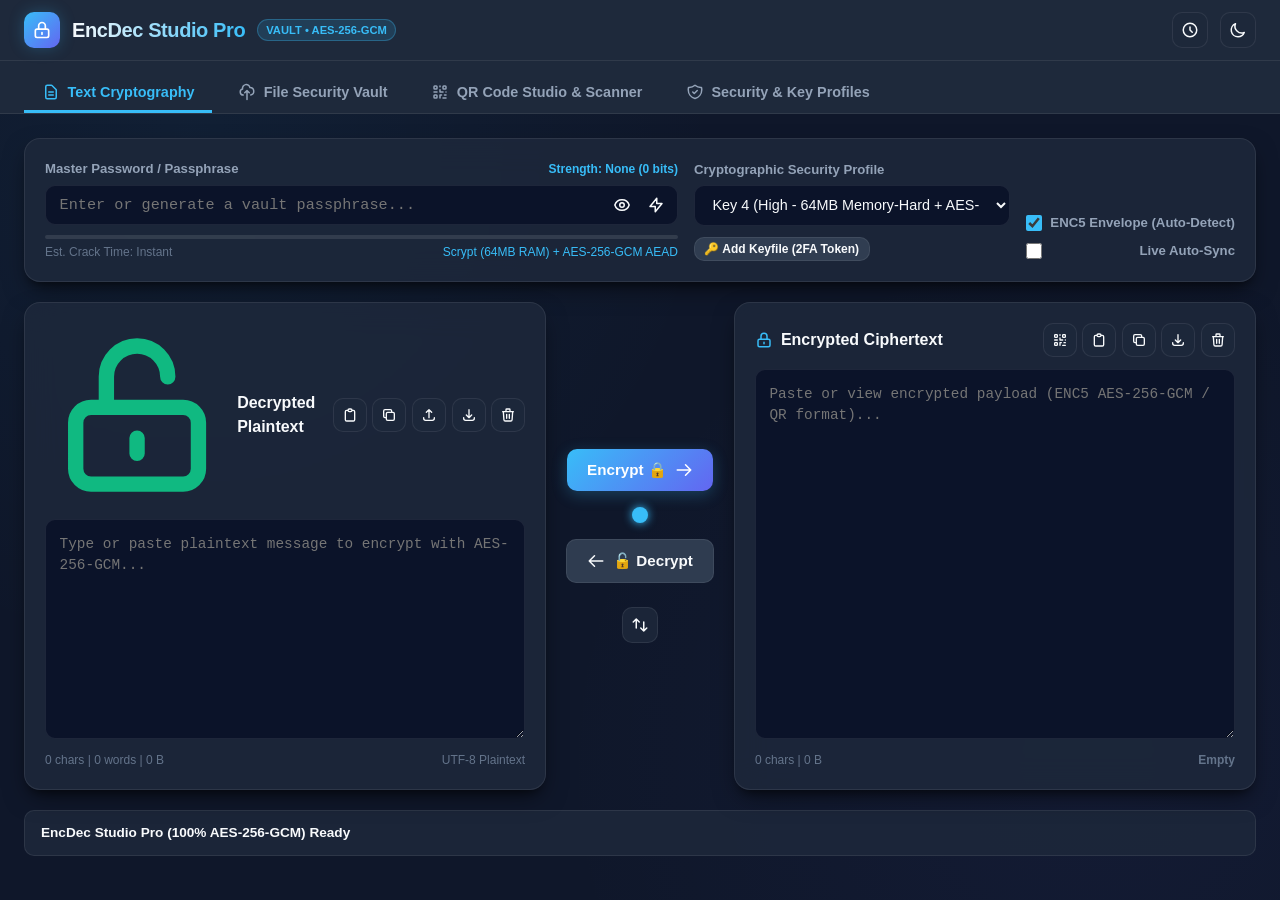
<file: index.html>
<!DOCTYPE html>
<html lang="en" data-theme="dark">
<head>
  <meta charset="UTF-8">
  <meta name="viewport" content="width=device-width, initial-scale=1.0">
  <title>EncDec Studio Pro — Military-Grade Cryptography & Vault Suite</title>
  <link rel="stylesheet" href="style.css">
</head>
<body>
  <!-- App Header -->
  <header class="app-header">
    <div class="brand-container">
      <div class="app-logo">
        <svg fill="none" stroke="currentColor" viewBox="0 0 24 24">
          <path stroke-linecap="round" stroke-linejoin="round" stroke-width="2" d="M12 15v2m-6 4h12a2 2 0 002-2v-6a2 2 0 00-2-2H6a2 2 0 00-2 2v6a2 2 0 002 2zm10-10V7a4 4 0 00-8 0v4h8z"/>
        </svg>
      </div>
      <div>
        <h1 class="brand-title">EncDec Studio Pro</h1>
      </div>
      <span class="app-badge">Vault • AES-256-GCM</span>
    </div>
    
    <div class="header-actions">
      <button class="icon-btn" id="openLogBtn" title="View Session Activity Log">
        <svg width="18" height="18" fill="none" stroke="currentColor" viewBox="0 0 24 24">
          <path stroke-linecap="round" stroke-linejoin="round" stroke-width="2" d="M12 8v4l3 3m6-3a9 9 0 11-18 0 9 9 0 0118 0z"/>
        </svg>
      </button>
      <button class="theme-toggle-btn" id="themeToggleBtn" title="Toggle Dark/Light Mode">
        <svg id="themeIcon" width="18" height="18" fill="none" stroke="currentColor" viewBox="0 0 24 24">
          <path stroke-linecap="round" stroke-linejoin="round" stroke-width="2" d="M20.354 15.354A9 9 0 018.646 3.646 9.003 9.003 0 0012 21a9.003 9.003 0 008.354-5.646z"/>
        </svg>
      </button>
    </div>
  </header>

  <!-- Navigation Tabs -->
  <nav class="nav-tabs">
    <button class="nav-tab active" data-tab="text">
      <svg width="18" height="18" fill="none" stroke="currentColor" viewBox="0 0 24 24"><path stroke-linecap="round" stroke-linejoin="round" stroke-width="2" d="M9 12h6m-6 4h6m2 5H7a2 2 0 01-2-2V5a2 2 0 012-2h5.586a1 1 0 01.707.293l5.414 5.414a1 1 0 01.293.707V19a2 2 0 01-2 2z"/></svg>
      Text Cryptography
    </button>
    <button class="nav-tab" data-tab="file">
      <svg width="18" height="18" fill="none" stroke="currentColor" viewBox="0 0 24 24"><path stroke-linecap="round" stroke-linejoin="round" stroke-width="2" d="M7 16a4 4 0 01-.88-7.903A5 5 0 1115.9 6L16 6a5 5 0 011 9.9M15 13l-3-3m0 0l-3 3m3-3v12"/></svg>
      File Security Vault
    </button>
    <button class="nav-tab" data-tab="qr">
      <svg width="18" height="18" fill="none" stroke="currentColor" viewBox="0 0 24 24"><path stroke-linecap="round" stroke-linejoin="round" stroke-width="2" d="M12 4v1m6 11h2m-6 0h-2v4m0-11v3m0 0h.01M12 12h4.01M16 20h4M4 12h4m12 0h.01M5 8h2a1 1 0 001-1V5a1 1 0 00-1-1H5a1 1 0 00-1 1v2a1 1 0 001 1zm12 0h2a1 1 0 001-1V5a1 1 0 00-1-1h-2a1 1 0 00-1 1v2a1 1 0 001 1zM5 20h2a1 1 0 001-1v-2a1 1 0 00-1-1H5a1 1 0 00-1 1v2a1 1 0 001 1z"/></svg>
      QR Code Studio & Scanner
    </button>
    <button class="nav-tab" data-tab="security">
      <svg width="18" height="18" fill="none" stroke="currentColor" viewBox="0 0 24 24"><path stroke-linecap="round" stroke-linejoin="round" stroke-width="2" d="M9 12l2 2 4-4m5.618-4.016A11.955 11.955 0 0112 2.944a11.955 11.955 0 01-8.618 3.04A12.02 12.02 0 003 9c0 5.591 3.824 10.29 9 11.622 5.176-1.332 9-6.03 9-11.622 0-1.042-.133-2.052-.382-3.016z"/></svg>
      Security & Key Profiles
    </button>
  </nav>

  <!-- Main Workspace -->
  <main class="main-container">
    
    <!-- Tab 1: Text Cryptography -->
    <section id="textPane" class="tab-pane active">
      <!-- Master Password & Configuration Bar -->
      <div class="glass-card master-bar">
        <div class="master-bar-grid">
          <div class="input-group">
            <div class="input-label">
              <span>Master Password / Passphrase</span>
              <span id="passwordEntropyLabel" style="font-size: 0.75rem; color: var(--accent-blue);">Strength: None (0 bits)</span>
            </div>
            <div class="input-wrapper">
              <input type="password" id="masterPassword" class="input-field" placeholder="Enter or generate a vault passphrase...">
              <button id="togglePasswordBtn" class="icon-btn" style="border:none; background:transparent;" title="Show/Hide Password">
                <svg id="eyeIcon" width="18" height="18" fill="none" stroke="currentColor" viewBox="0 0 24 24"><path stroke-linecap="round" stroke-linejoin="round" stroke-width="2" d="M15 12a3 3 0 11-6 0 3 3 0 016 0z"/><path stroke-linecap="round" stroke-linejoin="round" stroke-width="2" d="M2.458 12C3.732 7.943 7.523 5 12 5c4.478 0 8.268 2.943 9.542 7-1.274 4.057-5.064 7-9.542 7-4.477 0-8.268-2.943-9.542-7z"/></svg>
              </button>
              <button id="generatePasswordBtn" class="icon-btn" style="border:none; background:transparent; margin-right: 4px;" title="Open Diceware & Password Generator">
                <svg width="18" height="18" fill="none" stroke="currentColor" viewBox="0 0 24 24"><path stroke-linecap="round" stroke-linejoin="round" stroke-width="2" d="M13 10V3L4 14h7v7l9-11h-7z"/></svg>
              </button>
            </div>
            <div class="password-meter-container">
              <div class="password-meter-bar">
                <div id="passwordMeterFill" class="password-meter-fill"></div>
              </div>
              <div class="password-meta">
                <span id="passwordCrackTimeLabel">Est. Crack Time: Instant</span>
                <span id="kdfLabelBadge">Scrypt Memory-Hard / Argon2</span>
              </div>
            </div>
          </div>

          <div class="input-group">
            <label class="input-label" for="keyTypeSelect">Cryptographic Security Profile</label>
            <select id="keyTypeSelect" class="select-field"></select>
            
            <!-- Keyfile / 2FA Status -->
            <div style="display: flex; align-items: center; gap: 0.5rem; margin-top: 0.35rem;">
              <button id="loadKeyfileBtn" class="action-btn-secondary" style="padding: 0.25rem 0.6rem; font-size: 0.75rem; display: flex; align-items: center; gap: 4px;" title="Attach a 2-factor Keyfile token">
                <span>🔑 Add Keyfile (2FA Token)</span>
              </button>
              <input type="file" id="keyfileInput" style="display: none;">
              <div id="keyfileBadge" style="display: none; align-items: center; gap: 6px; font-size: 0.75rem; background: rgba(16,185,129,0.15); border: 1px solid rgba(16,185,129,0.3); color: var(--accent-green); padding: 2px 8px; border-radius: var(--radius-sm);">
                <span id="keyfileNameSpan">Keyfile Active</span>
                <button id="removeKeyfileBtn" style="background: none; border: none; color: inherit; cursor: pointer; font-size: 0.8rem;" title="Remove Keyfile">✕</button>
              </div>
            </div>
          </div>

          <div class="input-group" style="justify-content: flex-end; gap: 0.5rem;">
            <label class="input-label" style="display:flex; align-items:center; gap:0.5rem; cursor:pointer;" title="Auto-detects Key tier on decrypt">
              <input type="checkbox" id="useEnvelopeToggle" checked style="accent-color: var(--accent-blue); width: 16px; height: 16px;">
              <span>ENC5 Envelope (Auto-Detect)</span>
            </label>
            <label class="input-label" style="display:flex; align-items:center; gap:0.5rem; cursor:pointer;" title="Automatically encrypts or decrypts as you type">
              <input type="checkbox" id="liveSyncToggle" style="accent-color: var(--accent-blue); width: 16px; height: 16px;">
              <span>Live Auto-Sync</span>
            </label>
          </div>
        </div>
      </div>

      <!-- Split Workspace Panes -->
      <div class="workspace-grid">
        <!-- Left Panel: Decrypted Plaintext -->
        <div class="glass-card text-panel">
          <div class="panel-header">
            <div class="panel-title">
              <svg width=\"18\" height=\"18\" color="var(--accent-green)" fill="none" stroke="currentColor" viewBox="0 0 24 24"><path stroke-linecap="round" stroke-linejoin="round" stroke-width="2" d="M8 11V7a4 4 0 118 0m-4 8v2m-6 4h12a2 2 0 002-2v-6a2 2 0 00-2-2H6a2 2 0 00-2 2v6a2 2 0 002 2z"/></svg>
              Decrypted Plaintext
            </div>
            <div class="panel-actions">
              <button id="pastePlainBtn" class="icon-btn" title="Paste Plaintext"><svg width="16" height="16" fill="none" stroke="currentColor" viewBox="0 0 24 24"><path stroke-linecap="round" stroke-linejoin="round" stroke-width="2" d="M9 5H7a2 2 0 00-2 2v12a2 2 0 002 2h10a2 2 0 002-2V7a2 2 0 00-2-2h-2M9 5a2 2 0 002 2h2a2 2 0 002-2M9 5a2 2 0 012-2h2a2 2 0 012 2"/></svg></button>
              <button id="copyPlainBtn" class="icon-btn" title="Copy Plaintext"><svg width="16" height="16" fill="none" stroke="currentColor" viewBox="0 0 24 24"><path stroke-linecap="round" stroke-linejoin="round" stroke-width="2" d="M8 16H6a2 2 0 01-2-2V6a2 2 0 012-2h8a2 2 0 012 2v2m-6 12h8a2 2 0 002-2v-8a2 2 0 00-2-2h-8a2 2 0 00-2 2v8a2 2 0 002 2z"/></svg></button>
              <button id="loadPlainBtn" class="icon-btn" title="Load Text File"><svg width="16" height="16" fill="none" stroke="currentColor" viewBox="0 0 24 24"><path stroke-linecap="round" stroke-linejoin="round" stroke-width="2" d="M4 16v1a3 3 0 003 3h10a3 3 0 003-3v-1m-4-8l-4-4m0 0L8 8m4-4v12"/></svg></button>
              <input type="file" id="plainFileInput" style="display: none;" accept=".txt,.md,.json,.csv,.log,.py,.js,.html">
              <button id="downloadPlainBtn" class="icon-btn" title="Save as .txt"><svg width="16" height="16" fill="none" stroke="currentColor" viewBox="0 0 24 24"><path stroke-linecap="round" stroke-linejoin="round" stroke-width="2" d="M4 16v1a3 3 0 003 3h10a3 3 0 003-3v-1m-4-4l-4 4m0 0l-4-4m4 4V4"/></svg></button>
              <button id="clearPlainBtn" class="icon-btn" title="Clear Plaintext"><svg width="16" height="16" fill="none" stroke="currentColor" viewBox="0 0 24 24"><path stroke-linecap="round" stroke-linejoin="round" stroke-width="2" d="M19 7l-.867 12.142A2 2 0 0116.138 21H7.862a2 2 0 01-1.995-1.858L5 7m5 4v6m4-6v6m1-10V4a1 1 0 00-1-1h-4a1 1 0 00-1 1v3M4 7h16"/></svg></button>
            </div>
          </div>
          <div class="panel-textarea-wrapper">
            <textarea id="plainTextInput" class="panel-textarea" placeholder="Type or paste plaintext message to encrypt with AES-256-GCM..."></textarea>
          </div>
          <div class="panel-footer">
            <span id="plainStats">0 chars | 0 words | 0 B</span>
            <span>UTF-8 Plaintext</span>
          </div>
        </div>

        <!-- Center Hub: Actions -->
        <div class="action-hub">
          <button id="encryptBtn" class="action-btn-primary" title="Encrypt Plaintext (Ctrl+Enter)">
            <span>Encrypt 🔒</span>
            <svg width="18" height="18" fill="none" stroke="currentColor" viewBox="0 0 24 24"><path stroke-linecap="round" stroke-linejoin="round" stroke-width="2" d="M14 5l7 7m0 0l-7 7m7-7H3"/></svg>
          </button>
          
          <div class="status-beacon-container" title="Cryptographic State">
            <div id="statusBeacon" class="beacon-dot"></div>
          </div>

          <button id="decryptBtn" class="action-btn-secondary" title="Decrypt Ciphertext (Ctrl+Shift+Enter)">
            <svg width="18" height="18" fill="none" stroke="currentColor" viewBox="0 0 24 24"><path stroke-linecap="round" stroke-linejoin="round" stroke-width="2" d="M10 19l-7-7m0 0l7-7m-7 7h18"/></svg>
            <span>🔓 Decrypt</span>
          </button>

          <button id="swapTextBtn" class="icon-btn" title="Swap Plaintext & Ciphertext" style="margin-top: 0.5rem;">
            <svg width="18" height="18" fill="none" stroke="currentColor" viewBox="0 0 24 24"><path stroke-linecap="round" stroke-linejoin="round" stroke-width="2" d="M7 16V4m0 0L3 8m4-4l4 4m6 0v12m0 0l4-4m-4 4l-4-4"/></svg>
          </button>
        </div>

        <!-- Right Panel: Encrypted Ciphertext -->
        <div class="glass-card text-panel">
          <div class="panel-header">
            <div class="panel-title">
              <svg width="18" height="18" color="var(--accent-blue)" fill="none" stroke="currentColor" viewBox="0 0 24 24"><path stroke-linecap="round" stroke-linejoin="round" stroke-width="2" d="M12 15v2m-6 4h12a2 2 0 002-2v-6a2 2 0 00-2-2H6a2 2 0 00-2 2v6a2 2 0 002 2zm10-10V7a4 4 0 00-8 0v4h8z"/></svg>
              Encrypted Ciphertext
            </div>
            <div class="panel-actions">
              <button id="openQrBtn" class="icon-btn" title="Show QR Code"><svg width="16" height="16" fill="none" stroke="currentColor" viewBox="0 0 24 24"><path stroke-linecap="round" stroke-linejoin="round" stroke-width="2" d="M12 4v1m6 11h2m-6 0h-2v4m0-11v3m0 0h.01M12 12h4.01M16 20h4M4 12h4m12 0h.01M5 8h2a1 1 0 001-1V5a1 1 0 00-1-1H5a1 1 0 00-1 1v2a1 1 0 001 1zm12 0h2a1 1 0 001-1V5a1 1 0 00-1-1h-2a1 1 0 00-1 1v2a1 1 0 001 1zM5 20h2a1 1 0 001-1v-2a1 1 0 00-1-1H5a1 1 0 00-1 1v2a1 1 0 001 1z"/></svg></button>
              <button id="pasteCipherBtn" class="icon-btn" title="Paste Ciphertext / QR Scan"><svg width="16" height="16" fill="none" stroke="currentColor" viewBox="0 0 24 24"><path stroke-linecap="round" stroke-linejoin="round" stroke-width="2" d="M9 5H7a2 2 0 00-2 2v12a2 2 0 002 2h10a2 2 0 002-2V7a2 2 0 00-2-2h-2M9 5a2 2 0 002 2h2a2 2 0 002-2M9 5a2 2 0 012-2h2a2 2 0 012 2"/></svg></button>
              <button id="copyCipherBtn" class="icon-btn" title="Copy Ciphertext"><svg width="16" height="16" fill="none" stroke="currentColor" viewBox="0 0 24 24"><path stroke-linecap="round" stroke-linejoin="round" stroke-width="2" d="M8 16H6a2 2 0 01-2-2V6a2 2 0 012-2h8a2 2 0 012 2v2m-6 12h8a2 2 0 002-2v-8a2 2 0 00-2-2h-8a2 2 0 00-2 2v8a2 2 0 002 2z"/></svg></button>
              <button id="downloadCipherBtn" class="icon-btn" title="Save as .enc / .txt"><svg width="16" height="16" fill="none" stroke="currentColor" viewBox="0 0 24 24"><path stroke-linecap="round" stroke-linejoin="round" stroke-width="2" d="M4 16v1a3 3 0 003 3h10a3 3 0 003-3v-1m-4-4l-4 4m0 0l-4-4m4 4V4"/></svg></button>
              <button id="clearCipherBtn" class="icon-btn" title="Clear Ciphertext"><svg width="16" height="16" fill="none" stroke="currentColor" viewBox="0 0 24 24"><path stroke-linecap="round" stroke-linejoin="round" stroke-width="2" d="M19 7l-.867 12.142A2 2 0 0116.138 21H7.862a2 2 0 01-1.995-1.858L5 7m5 4v6m4-6v6m1-10V4a1 1 0 00-1-1h-4a1 1 0 00-1 1v3M4 7h16"/></svg></button>
            </div>
          </div>
          <div class="panel-textarea-wrapper">
            <textarea id="cipherTextInput" class="panel-textarea" placeholder="Paste or view encrypted payload (ENC5 AES-256-GCM / QR format)..."></textarea>
          </div>
          <div class="panel-footer">
            <span id="cipherStats">0 chars | 0 B</span>
            <span id="payloadBadge" style="font-weight: 600;">Empty</span>
          </div>
        </div>
      </div>

      <!-- Status Banner -->
      <div class="status-banner">
        <div class="status-message">
          <span id="statusMessage">Ready</span>
        </div>
        <div id="statusDetails" style="font-size: 0.75rem; color: var(--text-dim);"></div>
      </div>
    </section>

    <!-- Tab 2: File Security Vault -->
    <section id="filePane" class="tab-pane">
      <div class="glass-card">
        <h2 style="font-size: 1.15rem; font-weight: 700; margin-bottom: 1rem; display: flex; align-items: center; gap: 0.5rem;">
          <svg width="20" height="20" color="var(--accent-blue)" fill="none" stroke="currentColor" viewBox="0 0 24 24"><path stroke-linecap="round" stroke-linejoin="round" stroke-width="2" d="M9 12h6m-6 4h6m2 5H7a2 2 0 01-2-2V5a2 2 0 012-2h5.586a1 1 0 01.707.293l5.414 5.414a1 1 0 01.293.707V19a2 2 0 01-2 2z"/></svg>
          Military-Grade File Vault (ENC5F • AES-256-GCM & Scrypt/Argon2)
        </h2>
        
        <input type="file" id="fileInput" style="display: none;">
        <div id="fileDropzone" class="dropzone">
          <svg class="dropzone-icon" fill="none" stroke="currentColor" viewBox="0 0 24 24">
            <path stroke-linecap="round" stroke-linejoin="round" stroke-width="1.5" d="M7 16a4 4 0 01-.88-7.903A5 5 0 1115.9 6L16 6a5 5 0 011 9.9M15 13l-3-3m0 0l-3 3m3-3v12"/>
          </svg>
          <div>
            <div style="font-weight: 600; font-size: 1rem; margin-bottom: 0.25rem;">Drag & drop any file here or click to browse</div>
            <div style="font-size: 0.8rem; color: var(--text-muted);">Compatible with Next-Gen ENC5F (.enc) & Legacy ENC4F containers</div>
          </div>
        </div>

        <div id="fileInfoCard" class="file-info-card" style="display: none; margin-top: 1rem; flex-direction: column; gap: 1rem;">
          <div style="display: flex; justify-content: space-between; align-items: center; width: 100%;">
            <div style="display: flex; align-items: center; gap: 0.75rem;">
              <svg width="28" height="28" color="var(--accent-blue)" fill="none" stroke="currentColor" viewBox="0 0 24 24"><path stroke-linecap="round" stroke-linejoin="round" stroke-width="2" d="M7 21h10a2 2 0 002-2V9.414a1 1 0 00-.293-.707l-5.414-5.414A1 1 0 0012.586 3H7a2 2 0 00-2 2v14a2 2 0 002 2z"/></svg>
              <div>
                <div id="fileNameDisplay" style="font-weight: 600; font-size: 1rem;"></div>
                <div id="fileSizeDisplay" style="font-size: 0.8rem; color: var(--text-dim);"></div>
              </div>
            </div>
            <button id="fileClearBtn" class="icon-btn" title="Remove selected file">✕</button>
          </div>

          <div class="input-group" style="width: 100%;">
            <div class="input-label">
              <span>File Specific Password (Optional Override)</span>
              <button id="copyMasterToFilePwdBtn" class="icon-btn" style="padding: 2px 8px; font-size: 0.75rem; border: none;" title="Sync from Master Password">🔗 Copy Master Password</button>
            </div>
            <div class="input-wrapper">
              <input type="password" id="filePasswordInput" class="input-field" placeholder="Leave empty to use Master Password...">
            </div>
          </div>

          <div style="display: flex; gap: 0.75rem; width: 100%;">
            <button id="encryptFileBtn" class="action-btn-primary" style="flex: 1; justify-content: center; padding: 0.75rem;">🔒 Encrypt File (.enc)</button>
            <button id="decryptFileBtn" class="action-btn-secondary" style="flex: 1; justify-content: center; padding: 0.75rem;">🔓 Decrypt File</button>
          </div>
        </div>

        <div id="fileProgressBar" style="display: none; margin-top: 1.25rem;">
          <div class="password-meter-bar" style="height: 8px;">
            <div id="fileProgressFill" class="password-meter-fill" style="background-color: var(--accent-blue);"></div>
          </div>
          <div id="fileProgressText" style="font-size: 0.85rem; color: var(--text-muted); margin-top: 0.35rem; text-align: center;"></div>
        </div>
      </div>
    </section>

    <!-- Tab 3: QR Code Studio -->
    <section id="qrPane" class="tab-pane">
      <div class="qr-studio-grid">
        <!-- QR Generator Card -->
        <div class="glass-card">
          <h2 style="font-size: 1.1rem; font-weight: 700; margin-bottom: 1rem; display: flex; align-items: center; gap: 0.5rem;">
            <svg width="20" height="20" color="var(--accent-blue)" fill="none" stroke="currentColor" viewBox="0 0 24 24"><path stroke-linecap="round" stroke-linejoin="round" stroke-width="2" d="M12 4v1m6 11h2m-6 0h-2v4m0-11v3m0 0h.01M12 12h4.01M16 20h4M4 12h4m12 0h.01M5 8h2a1 1 0 001-1V5a1 1 0 00-1-1H5a1 1 0 00-1 1v2a1 1 0 001 1zm12 0h2a1 1 0 001-1V5a1 1 0 00-1-1h-2a1 1 0 00-1 1v2a1 1 0 001 1zM5 20h2a1 1 0 001-1v-2a1 1 0 00-1-1H5a1 1 0 00-1 1v2a1 1 0 001 1z"/></svg>
            QR Code Generator
          </h2>
          
          <div class="qr-canvas-container">
            <canvas id="qrCanvas" width="220" height="220"></canvas>
            <div id="qrPayloadStats" style="font-size: 0.75rem; color: #475569; margin-top: 0.5rem;">Waiting for payload...</div>
          </div>

          <div class="input-group" style="margin-bottom: 0.75rem;">
            <label class="input-label" for="qrSourceInput">Source Ciphertext Payload</label>
            <textarea id="qrSourceInput" class="panel-textarea" style="min-height: 80px;" placeholder="Ciphertext to encode into QR code..."></textarea>
          </div>

          <div style="display: flex; justify-content: space-between; align-items: center; margin-bottom: 1rem;">
            <label style="display: flex; align-items: center; gap: 0.5rem; font-size: 0.85rem; cursor: pointer;">
              <input type="checkbox" id="qrZlibCompress" checked style="accent-color: var(--accent-blue);">
              <span>Enable Zlib Compression (EncDec Standard)</span>
            </label>
          </div>

          <div style="display: grid; grid-template-columns: 1fr 1fr; gap: 0.5rem;">
            <button id="downloadQrPngBtn" class="action-btn-secondary" style="padding: 0.5rem; font-size: 0.85rem;">💾 Download PNG</button>
            <button id="downloadQrSvgBtn" class="action-btn-secondary" style="padding: 0.5rem; font-size: 0.85rem;">📐 Download SVG</button>
            <button id="copyQrImageBtn" class="action-btn-secondary" style="padding: 0.5rem; font-size: 0.85rem;">📋 Copy Image</button>
            <button id="copyQrPayloadBtn" class="action-btn-secondary" style="padding: 0.5rem; font-size: 0.85rem;">📋 Copy Payload</button>
          </div>
        </div>

        <!-- QR Scanner Card -->
        <div class="glass-card">
          <h2 style="font-size: 1.1rem; font-weight: 700; margin-bottom: 1rem; display: flex; align-items: center; gap: 0.5rem;">
            <svg width="20" height="20" color="var(--accent-purple)" fill="none" stroke="currentColor" viewBox="0 0 24 24"><path stroke-linecap="round" stroke-linejoin="round" stroke-width="2" d="M3 9a2 2 0 012-2h.93a2 2 0 001.664-.89l.812-1.22A2 2 0 0110.07 4h3.86a2 2 0 011.664.89l.812 1.22A2 2 0 0018.07 7H19a2 2 0 012 2v9a2 2 0 01-2 2H5a2 2 0 01-2-2V9z"/><path stroke-linecap="round" stroke-linejoin="round" stroke-width="2" d="M15 13a3 3 0 11-6 0 3 3 0 016 0z"/></svg>
            QR Code Scanner & Decoder
          </h2>

          <div class="camera-preview-container">
            <video id="cameraVideo" muted></video>
            <div class="scan-reticle">
              <div class="scan-laser"></div>
            </div>
          </div>

          <div style="display: flex; gap: 0.5rem; margin: 1rem 0;">
            <button id="startCameraBtn" class="action-btn-primary" style="flex: 1; padding: 0.5rem;">📹 Start Camera Scan</button>
            <button id="stopCameraBtn" class="action-btn-secondary" style="flex: 1; padding: 0.5rem; display: none;">⏹️ Stop Camera</button>
          </div>

          <input type="file" id="qrImageInput" accept="image/*" style="display: none;">
          <div id="qrImageDropzone" class="dropzone" style="padding: 1.25rem 1rem;">
            <svg width="28" height="28" color="var(--accent-blue)" fill="none" stroke="currentColor" viewBox="0 0 24 24"><path stroke-linecap="round" stroke-linejoin="round" stroke-width="2" d="M4 16l4.586-4.586a2 2 0 012.828 0L16 16m-2-2l1.586-1.586a2 2 0 012.828 0L20 14m-6-6h.01M6 20h12a2 2 0 002-2V6a2 2 0 00-2-2H6a2 2 0 00-2 2v12a2 2 0 002 2z"/></svg>
            <div style="font-size: 0.85rem; font-weight: 500;">Upload QR Image file or paste image with Ctrl+V</div>
          </div>

          <div id="qrScanResultCard" class="file-info-card" style="display: none; flex-direction: column; align-items: flex-start; margin-top: 1rem; gap: 0.5rem;">
            <div style="font-size: 0.8rem; font-weight: 600; color: var(--accent-green);">Decoded & Decompressed Payload:</div>
            <div id="qrScanResultText" style="font-family: var(--font-mono); font-size: 0.8rem; word-break: break-all; max-height: 80px; overflow-y: auto;"></div>
            <button id="sendScanToDecryptBtn" class="action-btn-primary" style="width: 100%; padding: 0.5rem; font-size: 0.85rem; margin-top: 0.25rem;">
              Transfer to Decrypt Box ➔
            </button>
          </div>
        </div>
      </div>
    </section>

    <!-- Tab 4: Security & Key Profiles Reference & Benchmark -->
    <section id="securityPane" class="tab-pane">
      <div class="glass-card">
        <div style="display: flex; justify-content: space-between; align-items: center; margin-bottom: 1rem; flex-wrap: wrap; gap: 0.5rem;">
          <h2 style="font-size: 1.15rem; font-weight: 700; display: flex; align-items: center; gap: 0.5rem;">
            <svg width="20" height="20" color="var(--accent-blue)" fill="none" stroke="currentColor" viewBox="0 0 24 24"><path stroke-linecap="round" stroke-linejoin="round" stroke-width="2" d="M9 12l2 2 4-4m5.618-4.016A11.955 11.955 0 0112 2.944a11.955 11.955 0 01-8.618 3.04A12.02 12.02 0 003 9c0 5.591 3.824 10.29 9 11.622 5.176-1.332 9-6.03 9-11.622 0-1.042-.133-2.052-.382-3.016z"/></svg>
            Cryptographic Specifications & Key Profiles
          </h2>
          <button id="runBenchmarkBtn" class="action-btn-secondary" style="padding: 0.4rem 0.85rem; font-size: 0.85rem;">
            ⚡ Run Local Benchmark
          </button>
        </div>

        <div style="overflow-x: auto;">
          <table class="security-table" id="keyConfigTable">
            <thead>
              <tr>
                <th>Profile</th>
                <th>KDF / Memory</th>
                <th>Symmetric Cipher</th>
                <th>Brute-Force Resistance</th>
                <th>Benchmark Speed</th>
              </tr>
            </thead>
            <tbody></tbody>
          </table>
        </div>
      </div>
    </section>
  </main>

  <!-- Password Generator Modal -->
  <div id="passGenModal" class="modal-overlay">
    <div class="modal-dialog" style="max-width: 520px;">
      <div style="display: flex; justify-content: space-between; align-items: center; margin-bottom: 1rem;">
        <h3 style="font-size: 1.1rem; font-weight: 700;">Password & Passphrase Generator</h3>
        <button id="closePassGenModalBtn" class="icon-btn" style="border:none; background:transparent;">✕</button>
      </div>

      <!-- Generator Mode Switcher -->
      <div style="display: flex; gap: 0.5rem; margin-bottom: 1rem; background: var(--bg-input); padding: 4px; border-radius: var(--radius-md);">
        <button id="genModeDicewareBtn" class="nav-tab active" style="flex: 1; border: none; border-radius: var(--radius-sm); padding: 6px; font-size: 0.85rem; justify-content: center;">🎲 Diceware Passphrase</button>
        <button id="genModeCharsBtn" class="nav-tab" style="flex: 1; border: none; border-radius: var(--radius-sm); padding: 6px; font-size: 0.85rem; justify-content: center;">🔤 Random Characters</button>
      </div>
      
      <div class="input-group" style="margin-bottom: 1rem;">
        <div class="input-wrapper">
          <input type="text" id="modalGeneratedPassInput" class="input-field" readonly style="font-size: 1rem; color: var(--accent-blue);">
          <button id="modalRegenPassBtn" class="icon-btn" style="border:none; background:transparent;" title="Regenerate">
            <svg width="18" height="18" fill="none" stroke="currentColor" viewBox="0 0 24 24"><path stroke-linecap="round" stroke-linejoin="round" stroke-width="2" d="M4 4v5h.582m15.356 2A8.001 8.001 0 004.582 9m0 0H9m11 11v-5h-.581m0 0a8.003 8.003 0 01-15.357-2m15.357 2H15"/></svg>
          </button>
        </div>
      </div>

      <!-- Diceware Options -->
      <div id="dicewareOptionsBox" style="margin-bottom: 1rem;">
        <div class="input-group" style="margin-bottom: 0.75rem;">
          <div class="input-label">
            <span>Word Count: <strong id="genDicewareCountVal">6</strong> words (~78 to 100 bits entropy)</span>
          </div>
          <input type="range" id="genDicewareCount" min="4" max="10" value="6" style="width: 100%; accent-color: var(--accent-blue);">
        </div>
        <div style="display: flex; align-items: center; gap: 0.5rem; font-size: 0.85rem;">
          <span>Word Separator:</span>
          <select id="genDicewareSep" class="select-field" style="width: auto; padding: 0.3rem 0.6rem;">
            <option value="-">Hyphen (-)</option>
            <option value="_">Underscore (_)</option>
            <option value=".">Period (.)</option>
            <option value=" ">Space ( )</option>
          </select>
        </div>
      </div>

      <!-- Random Characters Options -->
      <div id="charsOptionsBox" style="display: none; margin-bottom: 1rem;">
        <div class="input-group" style="margin-bottom: 0.75rem;">
          <div class="input-label">
            <span>Length: <strong id="genPassLengthVal">32</strong> characters</span>
          </div>
          <input type="range" id="genPassLength" min="12" max="64" value="32" style="width: 100%; accent-color: var(--accent-blue);">
        </div>
        <div style="display: grid; grid-template-columns: 1fr 1fr; gap: 0.5rem; font-size: 0.85rem;">
          <label style="display: flex; align-items: center; gap: 0.5rem;"><input type="checkbox" id="genOptUpper" checked> Uppercase (A-Z)</label>
          <label style="display: flex; align-items: center; gap: 0.5rem;"><input type="checkbox" id="genOptLower" checked> Lowercase (a-z)</label>
          <label style="display: flex; align-items: center; gap: 0.5rem;"><input type="checkbox" id="genOptNums" checked> Numbers (0-9)</label>
          <label style="display: flex; align-items: center; gap: 0.5rem;"><input type="checkbox" id="genOptSpecial" checked> Symbols (!@#$)</label>
        </div>
      </div>

      <button id="applyGeneratedPassBtn" class="action-btn-primary" style="width: 100%; justify-content: center; padding: 0.75rem;">Apply to Master Password</button>
    </div>
  </div>

  <!-- Session Activity Log Modal -->
  <div id="logModal" class="modal-overlay">
    <div class="modal-dialog" style="max-width: 600px;">
      <div style="display: flex; justify-content: space-between; align-items: center; margin-bottom: 1rem;">
        <h3 style="font-size: 1.1rem; font-weight: 700;">Session Activity Log</h3>
        <button id="closeLogModalBtn" class="icon-btn" style="border:none; background:transparent;">✕</button>
      </div>
      <div id="logContainer" style="max-height: 320px; overflow-y: auto; font-family: var(--font-mono); font-size: 0.8rem; display: flex; flex-direction: column; gap: 0.5rem; margin-bottom: 1rem;">
        <div style="color: var(--text-dim);">No activity recorded in this session.</div>
      </div>
      <div style="display: flex; justify-content: space-between;">
        <button id="clearLogBtn" class="action-btn-secondary" style="padding: 0.4rem 0.8rem; font-size: 0.85rem;">Clear Log</button>
        <button id="exportLogBtn" class="action-btn-secondary" style="padding: 0.4rem 0.8rem; font-size: 0.85rem;">Export Log (.txt)</button>
      </div>
    </div>
  </div>

  <!-- Toast Notification Container -->
  <div id="toastContainer" class="toast-container"></div>

  <!-- Scripts -->
  <script src="crypto.js"></script>
  <script src="qr_generator.js"></script>
  <script src="qr_scanner.js"></script>
  <script src="app.js"></script>
</body>
</html>
</file>
<file: style.css>
/* ==========================================================================
   EncDec Studio Pro — Ultra-Modern Responsive Stylesheet
   ========================================================================== */

:root {
  --font-sans: -apple-system, BlinkMacSystemFont, "Segoe UI", Roboto, "Helvetica Neue", Arial, sans-serif;
  --font-mono: ui-monospace, "SF Mono", Menlo, Monaco, Consolas, "Liberation Mono", monospace;

  /* Dark Theme (Default) */
  --bg-app: #0f172a;
  --bg-surface: #1e293b;
  --bg-card: rgba(30, 41, 59, 0.85);
  --bg-card-hover: rgba(51, 65, 85, 0.9);
  --bg-input: #0b1329;
  --bg-input-focus: #0f172a;
  
  --border-color: rgba(255, 255, 255, 0.08);
  --border-focus: #38bdf8;
  
  --text-main: #f8fafc;
  --text-muted: #94a3b8;
  --text-dim: #64748b;
  
  --accent-blue: #38bdf8;
  --accent-indigo: #6366f1;
  --accent-purple: #a855f7;
  --accent-green: #10b981;
  --accent-red: #ef4444;
  --accent-amber: #f59e0b;
  
  --glow-blue: rgba(56, 189, 248, 0.25);
  --glow-green: rgba(16, 185, 129, 0.25);
  --glow-red: rgba(239, 68, 68, 0.25);
  
  --radius-sm: 6px;
  --radius-md: 10px;
  --radius-lg: 16px;
  --radius-xl: 24px;
  
  --shadow-card: 0 10px 25px -5px rgba(0, 0, 0, 0.5), 0 8px 10px -6px rgba(0, 0, 0, 0.5);
  --shadow-button: 0 4px 12px rgba(0, 0, 0, 0.25);
  
  --transition-fast: 0.15s ease;
  --transition-normal: 0.25s ease;
}

[data-theme="light"] {
  --bg-app: #f1f5f9;
  --bg-surface: #ffffff;
  --bg-card: rgba(255, 255, 255, 0.9);
  --bg-card-hover: #f8fafc;
  --bg-input: #f8fafc;
  --bg-input-focus: #ffffff;
  
  --border-color: rgba(0, 0, 0, 0.08);
  --border-focus: #0284c7;
  
  --text-main: #0f172a;
  --text-muted: #475569;
  --text-dim: #94a3b8;
  
  --accent-blue: #0284c7;
  --accent-indigo: #4f46e5;
  --accent-purple: #9333ea;
  
  --shadow-card: 0 10px 25px -5px rgba(0, 0, 0, 0.08), 0 8px 10px -6px rgba(0, 0, 0, 0.04);
}

/* Reset & Base Setup */
*, *::before, *::after {
  box-sizing: border-box;
  margin: 0;
  padding: 0;
}

body {
  font-family: var(--font-sans);
  background-color: var(--bg-app);
  color: var(--text-main);
  min-height: 100vh;
  display: flex;
  flex-direction: column;
  line-height: 1.5;
  overflow-x: hidden;
  background-image: radial-gradient(circle at 15% 15%, rgba(56, 189, 248, 0.05) 0%, transparent 40%),
                    radial-gradient(circle at 85% 85%, rgba(99, 102, 241, 0.05) 0%, transparent 40%);
  background-attachment: fixed;
}

/* App Header */
.app-header {
  background: var(--bg-surface);
  border-bottom: 1px solid var(--border-color);
  padding: 0.75rem 1.5rem;
  display: flex;
  justify-content: space-between;
  align-items: center;
  position: sticky;
  top: 0;
  z-index: 50;
  backdrop-filter: blur(12px);
}

.brand-container {
  display: flex;
  align-items: center;
  gap: 0.75rem;
}

.app-logo {
  width: 36px;
  height: 36px;
  background: linear-gradient(135deg, var(--accent-blue), var(--accent-indigo));
  border-radius: var(--radius-md);
  display: flex;
  align-items: center;
  justify-content: center;
  box-shadow: 0 0 15px var(--glow-blue);
}

.app-logo svg {
  width: 20px;
  height: 20px;
  color: #fff;
}

.brand-title {
  font-size: 1.25rem;
  font-weight: 700;
  letter-spacing: -0.02em;
  background: linear-gradient(to right, var(--text-main), var(--accent-blue));
  -webkit-background-clip: text;
  -webkit-text-fill-color: transparent;
}

.app-badge {
  font-size: 0.7rem;
  text-transform: uppercase;
  padding: 2px 8px;
  border-radius: 999px;
  background: rgba(56, 189, 248, 0.15);
  color: var(--accent-blue);
  border: 1px solid rgba(56, 189, 248, 0.3);
  font-weight: 600;
}

.header-actions {
  display: flex;
  align-items: center;
  gap: 0.75rem;
}

.theme-toggle-btn, .icon-btn {
  background: var(--bg-card);
  border: 1px solid var(--border-color);
  color: var(--text-main);
  padding: 0.5rem;
  border-radius: var(--radius-md);
  cursor: pointer;
  display: inline-flex;
  align-items: center;
  justify-content: center;
  transition: all var(--transition-fast);
}

.theme-toggle-btn:hover, .icon-btn:hover {
  background: var(--bg-card-hover);
  border-color: var(--border-focus);
  color: var(--accent-blue);
}

/* Nav Tabs */
.nav-tabs {
  display: flex;
  gap: 0.5rem;
  padding: 0.75rem 1.5rem 0;
  background: var(--bg-surface);
  border-bottom: 1px solid var(--border-color);
  overflow-x: auto;
}

.nav-tab {
  padding: 0.6rem 1.1rem;
  font-size: 0.9rem;
  font-weight: 600;
  color: var(--text-muted);
  background: transparent;
  border: none;
  border-bottom: 3px solid transparent;
  cursor: pointer;
  display: flex;
  align-items: center;
  gap: 0.5rem;
  transition: all var(--transition-fast);
  white-space: nowrap;
}

.nav-tab:hover {
  color: var(--text-main);
}

.nav-tab.active {
  color: var(--accent-blue);
  border-bottom-color: var(--accent-blue);
}

/* Main Container */
.main-container {
  flex: 1;
  max-width: 1380px;
  width: 100%;
  margin: 0 auto;
  padding: 1.5rem;
  display: flex;
  flex-direction: column;
  gap: 1.5rem;
}

.tab-pane {
  display: none;
  flex-direction: column;
  gap: 1.25rem;
  animation: fadeIn 0.2s ease-in-out;
}

.tab-pane.active {
  display: flex;
}

@keyframes fadeIn {
  from { opacity: 0; transform: translateY(4px); }
  to { opacity: 1; transform: translateY(0); }
}

/* Glass Card */
.glass-card {
  background: var(--bg-card);
  border: 1px solid var(--border-color);
  border-radius: var(--radius-lg);
  padding: 1.25rem;
  box-shadow: var(--shadow-card);
  backdrop-filter: blur(16px);
  position: relative;
}

/* Master Password & Configuration Bar */
.master-bar {
  display: flex;
  flex-direction: column;
  gap: 1rem;
}

.master-bar-grid {
  display: grid;
  grid-template-columns: 2fr 1fr auto;
  gap: 1rem;
  align-items: end;
}

@media (max-width: 900px) {
  .master-bar-grid {
    grid-template-columns: 1fr;
  }
}

.input-group {
  display: flex;
  flex-direction: column;
  gap: 0.35rem;
  position: relative;
}

.input-label {
  font-size: 0.825rem;
  font-weight: 600;
  color: var(--text-muted);
  display: flex;
  justify-content: space-between;
  align-items: center;
}

.input-wrapper {
  display: flex;
  align-items: center;
  background: var(--bg-input);
  border: 1px solid var(--border-color);
  border-radius: var(--radius-md);
  overflow: hidden;
  transition: border-color var(--transition-fast);
}

.input-wrapper:focus-within {
  border-color: var(--border-focus);
  box-shadow: 0 0 0 2px var(--glow-blue);
}

.input-field {
  width: 100%;
  padding: 0.65rem 0.85rem;
  background: transparent;
  border: none;
  color: var(--text-main);
  font-family: var(--font-mono);
  font-size: 0.95rem;
  outline: none;
}

.select-field {
  width: 100%;
  padding: 0.65rem 0.85rem;
  background: var(--bg-input);
  border: 1px solid var(--border-color);
  border-radius: var(--radius-md);
  color: var(--text-main);
  font-size: 0.9rem;
  font-weight: 500;
  outline: none;
  cursor: pointer;
  transition: border-color var(--transition-fast);
}

.select-field:focus {
  border-color: var(--border-focus);
}

/* Password Strength Indicator */
.password-meter-container {
  display: flex;
  flex-direction: column;
  gap: 0.25rem;
  margin-top: 0.25rem;
}

.password-meter-bar {
  height: 4px;
  width: 100%;
  background: rgba(255, 255, 255, 0.1);
  border-radius: 999px;
  overflow: hidden;
}

.password-meter-fill {
  height: 100%;
  width: 0%;
  border-radius: 999px;
  transition: width 0.3s ease, background-color 0.3s ease;
}

.password-meta {
  display: flex;
  justify-content: space-between;
  font-size: 0.75rem;
  color: var(--text-dim);
}

/* Workspace Layout: Split Column */
.workspace-grid {
  display: grid;
  grid-template-columns: 1fr auto 1fr;
  gap: 1.25rem;
  align-items: stretch;
}

@media (max-width: 1024px) {
  .workspace-grid {
    grid-template-columns: 1fr;
  }
}

.text-panel {
  display: flex;
  flex-direction: column;
  gap: 0.75rem;
}

.panel-header {
  display: flex;
  justify-content: space-between;
  align-items: center;
}

.panel-title {
  font-size: 1rem;
  font-weight: 700;
  display: flex;
  align-items: center;
  gap: 0.5rem;
}

.panel-actions {
  display: flex;
  gap: 0.35rem;
}

.panel-textarea-wrapper {
  position: relative;
  flex: 1;
  display: flex;
}

.panel-textarea {
  width: 100%;
  min-height: 220px;
  padding: 0.85rem;
  background: var(--bg-input);
  border: 1px solid var(--border-color);
  border-radius: var(--radius-md);
  color: var(--text-main);
  font-family: var(--font-mono);
  font-size: 0.9rem;
  line-height: 1.5;
  resize: vertical;
  outline: none;
  transition: border-color var(--transition-fast);
}

.panel-textarea:focus {
  border-color: var(--border-focus);
  box-shadow: 0 0 0 2px var(--glow-blue);
}

.panel-footer {
  display: flex;
  justify-content: space-between;
  align-items: center;
  font-size: 0.75rem;
  color: var(--text-dim);
}

/* Central Action Hub */
.action-hub {
  display: flex;
  flex-direction: column;
  align-items: center;
  justify-content: center;
  gap: 1rem;
  padding: 1rem 0;
}

@media (max-width: 1024px) {
  .action-hub {
    flex-direction: row;
    flex-wrap: wrap;
  }
}

.action-btn-primary {
  background: linear-gradient(135deg, var(--accent-blue), var(--accent-indigo));
  color: #fff;
  border: none;
  padding: 0.75rem 1.25rem;
  border-radius: var(--radius-md);
  font-weight: 700;
  font-size: 0.95rem;
  cursor: pointer;
  display: flex;
  align-items: center;
  gap: 0.5rem;
  box-shadow: 0 4px 15px var(--glow-blue);
  transition: all var(--transition-fast);
}

.action-btn-primary:hover {
  transform: translateY(-1px);
  box-shadow: 0 6px 20px var(--glow-blue);
}

.action-btn-primary:active {
  transform: translateY(1px);
}

.action-btn-secondary {
  background: var(--bg-card-hover);
  color: var(--text-main);
  border: 1px solid var(--border-color);
  padding: 0.75rem 1.25rem;
  border-radius: var(--radius-md);
  font-weight: 700;
  font-size: 0.95rem;
  cursor: pointer;
  display: flex;
  align-items: center;
  gap: 0.5rem;
  transition: all var(--transition-fast);
}

.action-btn-secondary:hover {
  border-color: var(--border-focus);
  color: var(--accent-blue);
}

/* Status Indicator Beacon */
.status-beacon-container {
  display: flex;
  align-items: center;
  justify-content: center;
  position: relative;
}

.beacon-dot {
  width: 16px;
  height: 16px;
  border-radius: 50%;
  background: var(--accent-blue);
  box-shadow: 0 0 10px var(--accent-blue);
  transition: background-color 0.3s ease, box-shadow 0.3s ease;
}

.beacon-dot.success {
  background: var(--accent-green);
  box-shadow: 0 0 15px var(--glow-green);
}

.beacon-dot.error {
  background: var(--accent-red);
  box-shadow: 0 0 15px var(--glow-red);
}

.beacon-dot.processing {
  background: var(--accent-amber);
  animation: pulse 1s infinite;
}

@keyframes pulse {
  0% { transform: scale(0.9); opacity: 0.7; }
  50% { transform: scale(1.15); opacity: 1; }
  100% { transform: scale(0.9); opacity: 0.7; }
}

/* Status Banner */
.status-banner {
  background: var(--bg-card);
  border: 1px solid var(--border-color);
  border-radius: var(--radius-md);
  padding: 0.75rem 1rem;
  display: flex;
  align-items: center;
  justify-content: space-between;
  font-size: 0.85rem;
}

.status-message {
  display: flex;
  align-items: center;
  gap: 0.5rem;
  font-weight: 600;
}

/* File Dropzone */
.dropzone {
  border: 2px dashed var(--border-color);
  border-radius: var(--radius-lg);
  padding: 2.5rem 1.5rem;
  display: flex;
  flex-direction: column;
  align-items: center;
  justify-content: center;
  gap: 1rem;
  background: rgba(11, 19, 41, 0.4);
  cursor: pointer;
  transition: all var(--transition-normal);
  text-align: center;
}

.dropzone:hover, .dropzone.dragover {
  border-color: var(--accent-blue);
  background: rgba(56, 189, 248, 0.05);
}

.dropzone-icon {
  width: 48px;
  height: 48px;
  color: var(--accent-blue);
}

.file-info-card {
  display: flex;
  align-items: center;
  justify-content: space-between;
  background: var(--bg-input);
  border: 1px solid var(--border-color);
  border-radius: var(--radius-md);
  padding: 1rem;
}

/* QR Code Studio */
.qr-studio-grid {
  display: grid;
  grid-template-columns: 1fr 1fr;
  gap: 1.5rem;
}

@media (max-width: 900px) {
  .qr-studio-grid {
    grid-template-columns: 1fr;
  }
}

.qr-canvas-container {
  display: flex;
  flex-direction: column;
  align-items: center;
  justify-content: center;
  padding: 1.5rem;
  background: #ffffff;
  border-radius: var(--radius-md);
  box-shadow: 0 4px 20px rgba(0, 0, 0, 0.2);
  margin-bottom: 1rem;
}

.qr-canvas-container canvas {
  max-width: 100%;
  height: auto;
  border-radius: var(--radius-sm);
}

.camera-preview-container {
  position: relative;
  width: 100%;
  aspect-ratio: 4/3;
  background: #000;
  border-radius: var(--radius-md);
  overflow: hidden;
  display: flex;
  align-items: center;
  justify-content: center;
}

.camera-preview-container video {
  width: 100%;
  height: 100%;
  object-fit: cover;
}

.scan-reticle {
  position: absolute;
  width: 60%;
  height: 60%;
  border: 2px solid var(--accent-blue);
  border-radius: var(--radius-md);
  box-shadow: 0 0 0 9999px rgba(0, 0, 0, 0.5);
  pointer-events: none;
}

.scan-laser {
  position: absolute;
  top: 0;
  left: 0;
  width: 100%;
  height: 2px;
  background: linear-gradient(to right, transparent, var(--accent-blue), transparent);
  box-shadow: 0 0 8px var(--accent-blue);
  animation: scanLaser 2s linear infinite;
}

@keyframes scanLaser {
  0% { top: 0%; opacity: 0.8; }
  50% { top: 100%; opacity: 1; }
  100% { top: 0%; opacity: 0.8; }
}

/* Modals */
.modal-overlay {
  position: fixed;
  top: 0;
  left: 0;
  width: 100vw;
  height: 100vh;
  background: rgba(0, 0, 0, 0.7);
  backdrop-filter: blur(8px);
  display: flex;
  align-items: center;
  justify-content: center;
  z-index: 100;
  opacity: 0;
  pointer-events: none;
  transition: opacity var(--transition-normal);
}

.modal-overlay.open {
  opacity: 1;
  pointer-events: auto;
}

.modal-dialog {
  background: var(--bg-surface);
  border: 1px solid var(--border-color);
  border-radius: var(--radius-xl);
  max-width: 540px;
  width: 90%;
  box-shadow: 0 25px 50px -12px rgba(0, 0, 0, 0.7);
  padding: 1.5rem;
  transform: scale(0.95);
  transition: transform var(--transition-normal);
}

.modal-overlay.open .modal-dialog {
  transform: scale(1);
}

/* Toast System */
.toast-container {
  position: fixed;
  bottom: 1.5rem;
  right: 1.5rem;
  display: flex;
  flex-direction: column;
  gap: 0.5rem;
  z-index: 200;
}

.toast {
  background: var(--bg-surface);
  color: var(--text-main);
  border: 1px solid var(--border-color);
  border-left: 4px solid var(--accent-blue);
  border-radius: var(--radius-md);
  padding: 0.75rem 1rem;
  box-shadow: var(--shadow-card);
  display: flex;
  align-items: center;
  gap: 0.5rem;
  font-size: 0.875rem;
  font-weight: 500;
  animation: slideInRight 0.3s cubic-bezier(0.16, 1, 0.3, 1);
}

.toast.success { border-left-color: var(--accent-green); }
.toast.error { border-left-color: var(--accent-red); }

@keyframes slideInRight {
  from { transform: translateX(100%); opacity: 0; }
  to { transform: translateX(0); opacity: 1; }
}

/* Security Profile Table */
.security-table {
  width: 100%;
  border-collapse: collapse;
  font-size: 0.875rem;
}

.security-table th, .security-table td {
  padding: 0.75rem 1rem;
  text-align: left;
  border-bottom: 1px solid var(--border-color);
}

.security-table th {
  color: var(--text-muted);
  font-weight: 600;
  background: rgba(255, 255, 255, 0.02);
}

.security-table tr:hover td {
  background: rgba(255, 255, 255, 0.03);
}

/* Responsive Utilities */
@media (max-width: 640px) {
  .main-container { padding: 1rem; }
  .nav-tabs { padding: 0.5rem 1rem 0; }
  .panel-header { flex-direction: column; align-items: flex-start; gap: 0.5rem; }
}
</file>
